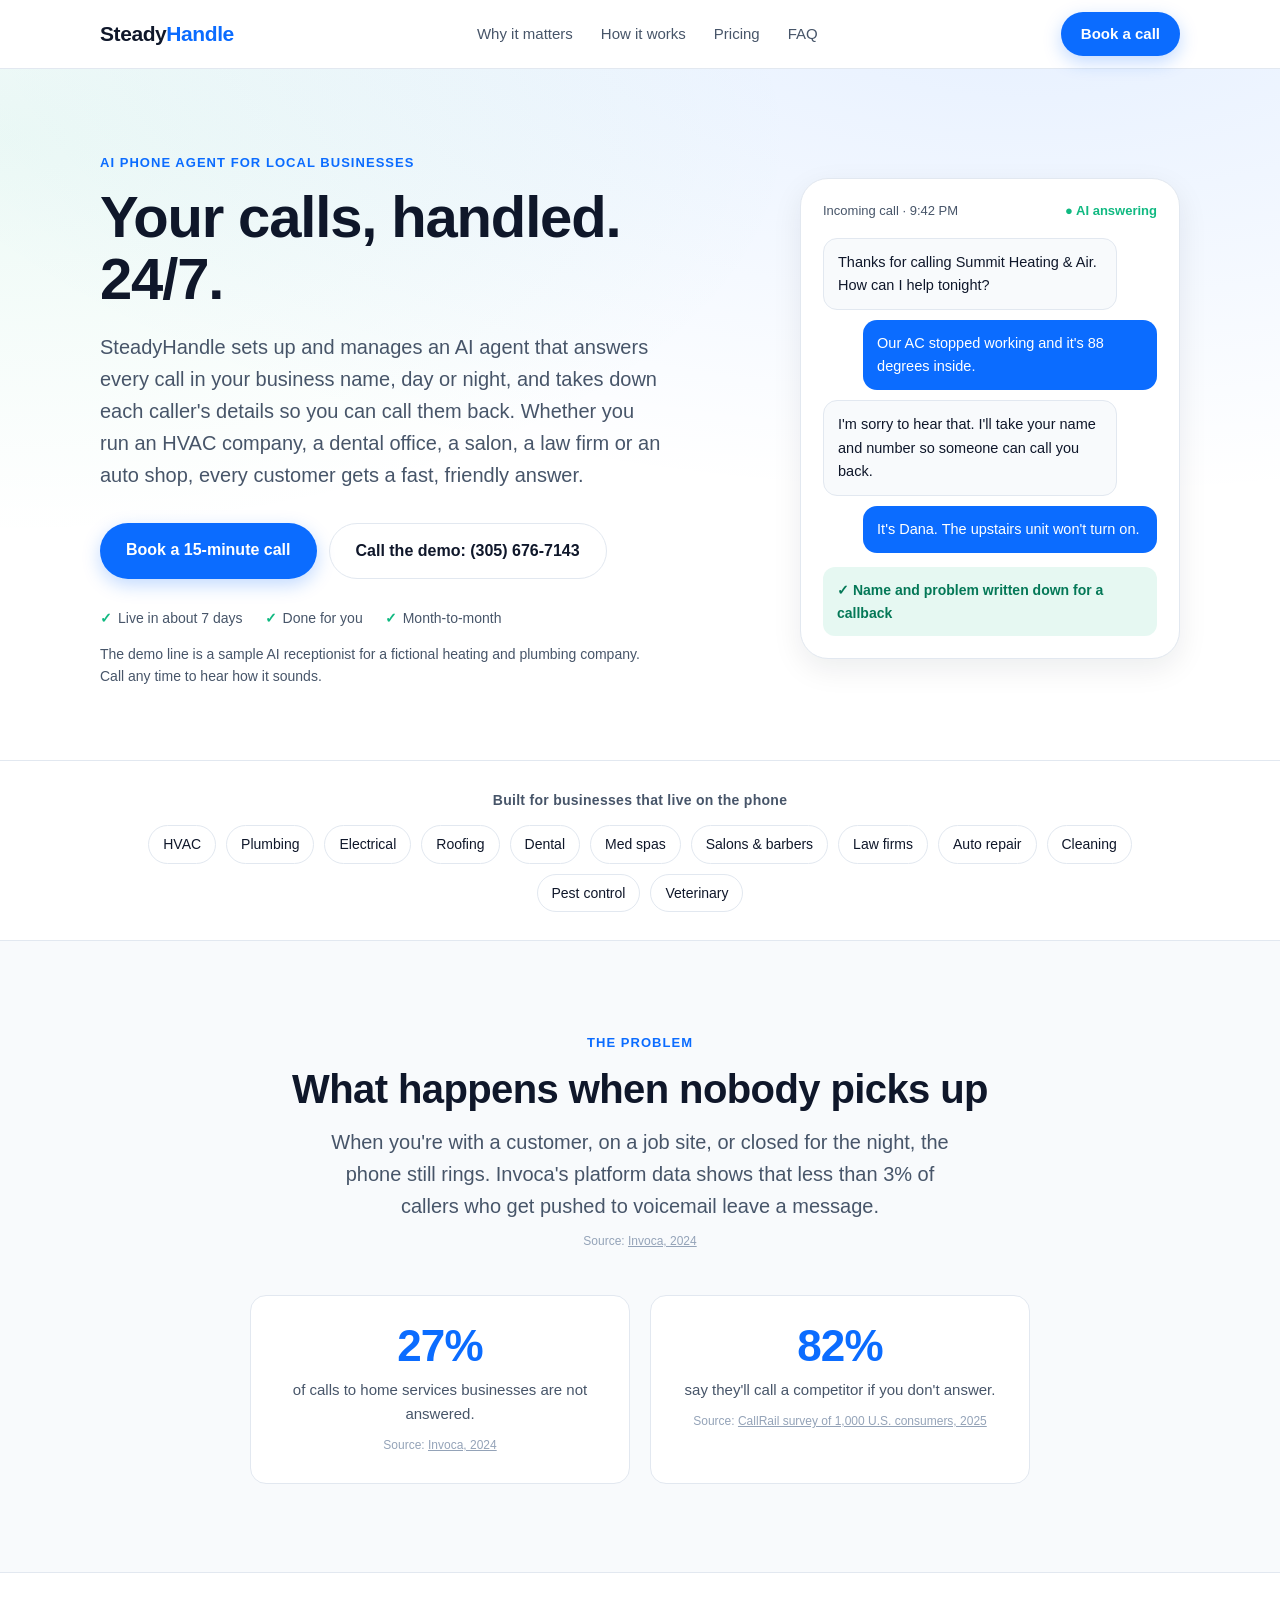
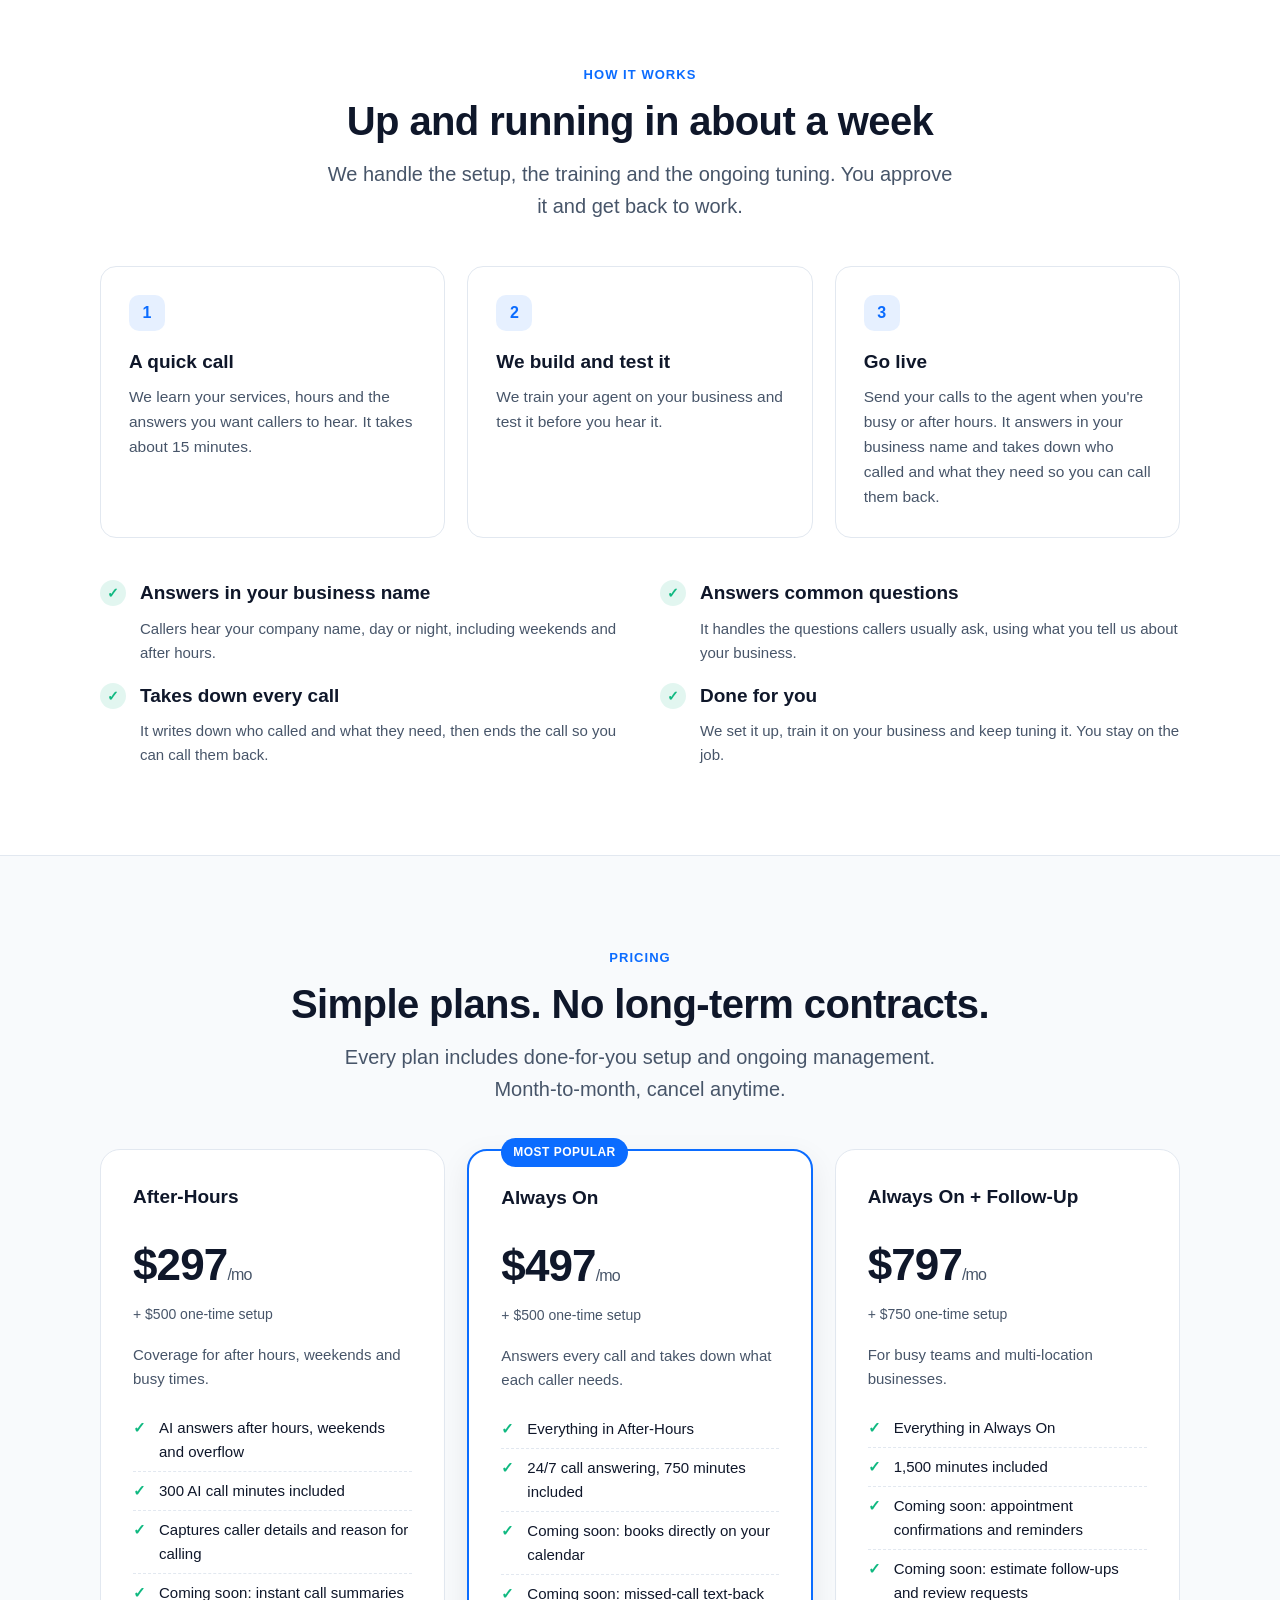
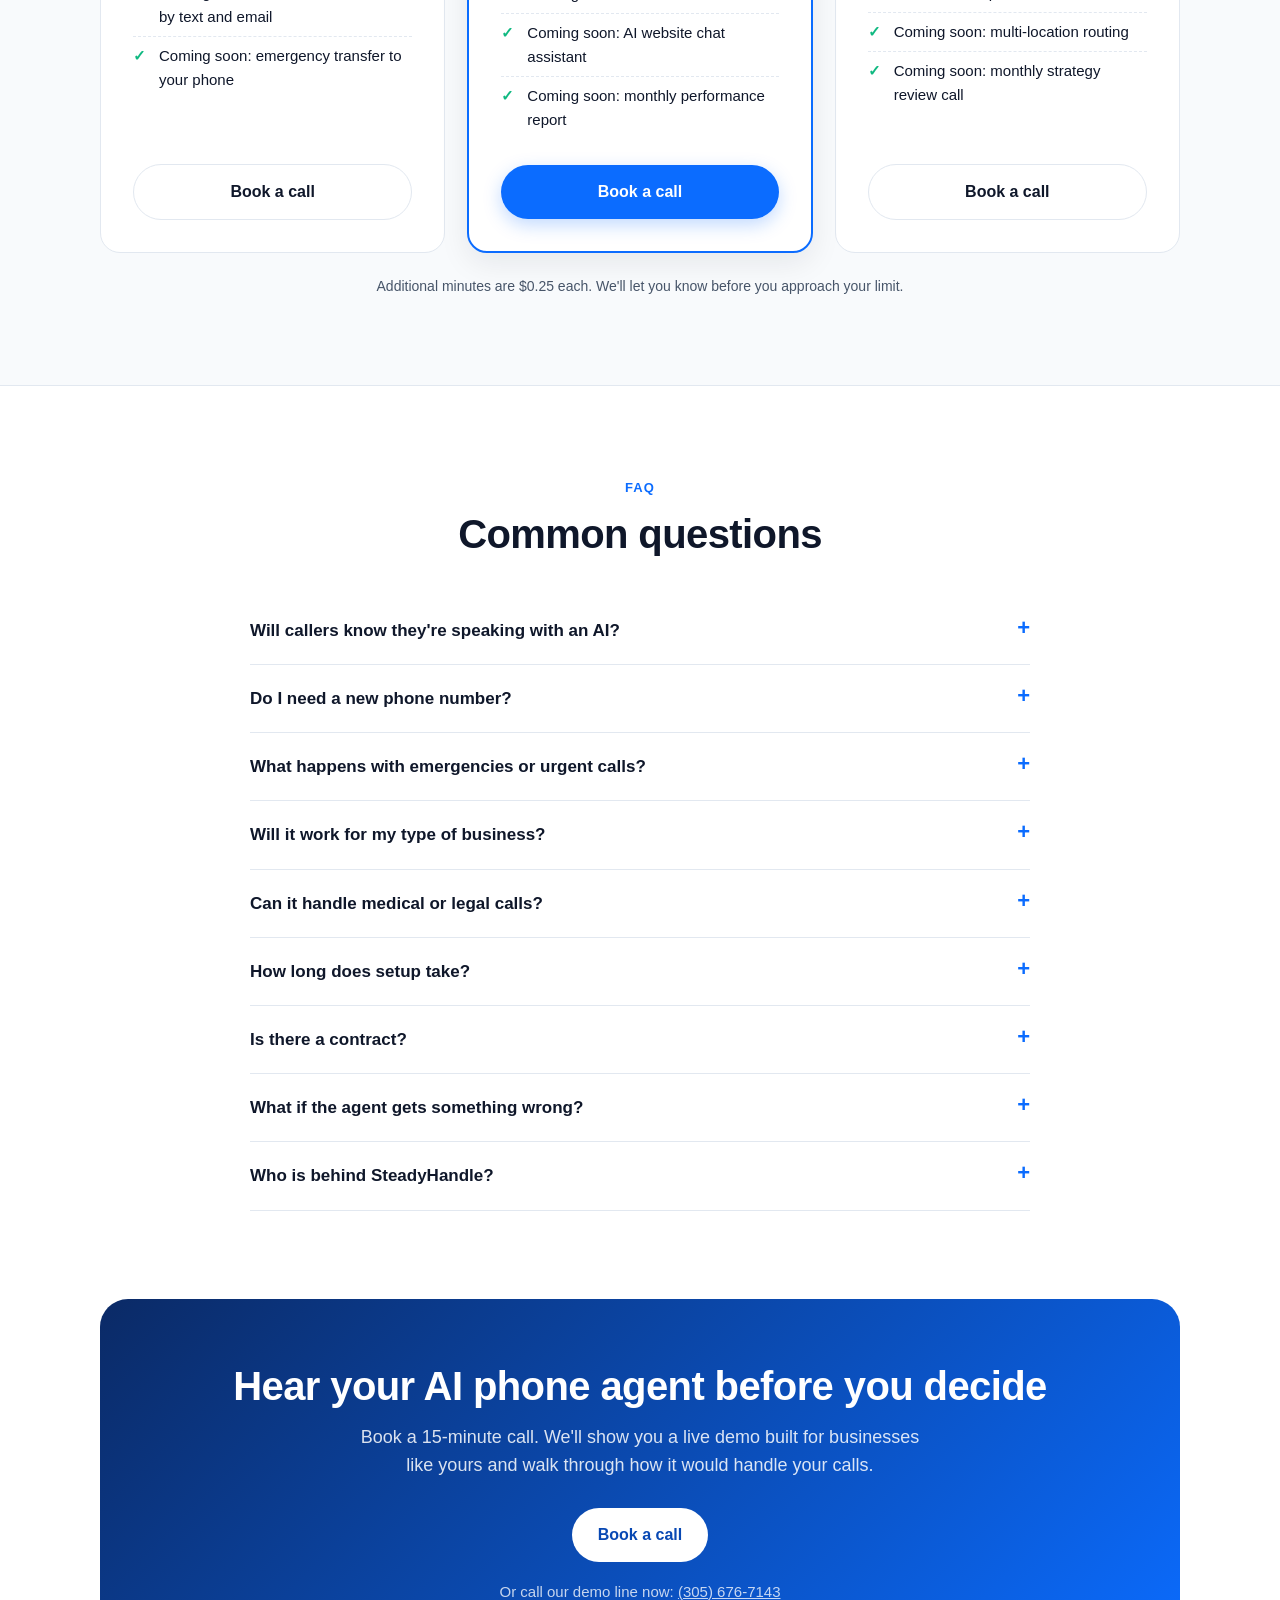
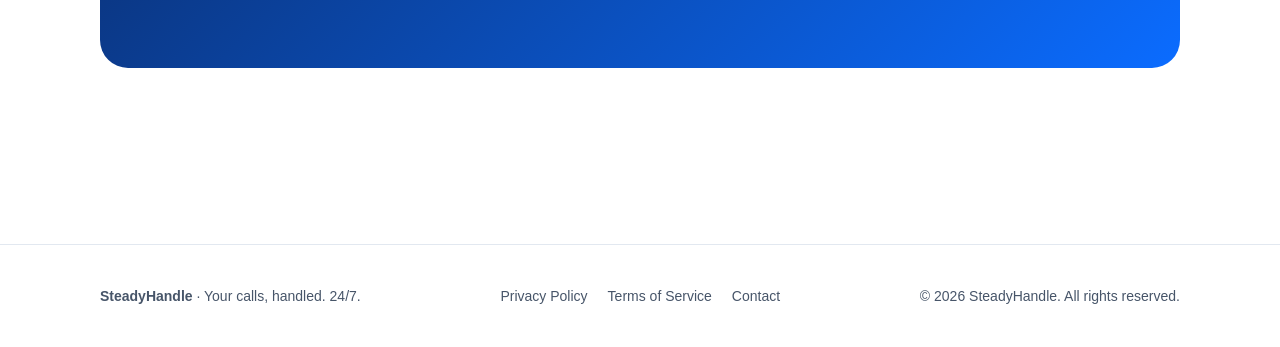
<file: index.html>
<!DOCTYPE html>
<html lang="en">
<head>
<meta charset="UTF-8">
<meta name="viewport" content="width=device-width, initial-scale=1.0">
<title>SteadyHandle | Your calls, handled. 24/7.</title>
<meta name="description" content="SteadyHandle sets up and manages an AI phone agent for local businesses. It answers every call in your business name, day or night, and takes down each caller's details so you can call them back. Hear the demo at (305) 676-7143.">
<link rel="canonical" href="https://steadyhandle.com/">
<link rel="icon" href="/favicon.svg" type="image/svg+xml">
<style>
  :root{
    --ink:#0f172a;--muted:#475569;--line:#e2e8f0;--bg:#ffffff;--soft:#f8fafc;
    --brand:#0b6cff;--brand-dark:#0848b3;--accent:#10b981;--radius:16px;
    --shadow:0 10px 30px rgba(15,23,42,.08);
  }
  *{box-sizing:border-box;margin:0;padding:0}
  html{scroll-behavior:smooth}
  body{font-family:-apple-system,BlinkMacSystemFont,"Segoe UI",Inter,Roboto,Helvetica,Arial,sans-serif;color:var(--ink);background:var(--bg);line-height:1.6;-webkit-font-smoothing:antialiased}
  a{color:inherit;text-decoration:none}
  .wrap{max-width:1120px;margin:0 auto;padding:0 20px}
  .btn{display:inline-block;background:var(--brand);color:#fff;font-weight:600;padding:14px 26px;border-radius:999px;transition:background .2s,transform .2s;box-shadow:0 6px 18px rgba(11,108,255,.25)}
  .btn:hover{background:var(--brand-dark);transform:translateY(-1px)}
  .btn.ghost{background:transparent;color:var(--ink);border:1px solid var(--line);box-shadow:none}
  .btn.ghost:hover{background:var(--soft)}
  section{padding:88px 0}
  .eyebrow{display:inline-block;font-size:13px;font-weight:700;letter-spacing:.08em;text-transform:uppercase;color:var(--brand);margin-bottom:12px}
  h1{font-size:clamp(34px,5.5vw,58px);line-height:1.08;letter-spacing:-.02em}
  h2{font-size:clamp(28px,4vw,40px);line-height:1.15;letter-spacing:-.015em;margin-bottom:14px}
  h3{font-size:19px;margin-bottom:8px}
  .lead{font-size:clamp(17px,2vw,20px);color:var(--muted);max-width:640px}
  .center{text-align:center}.center .lead{margin:0 auto}

  /* nav */
  header{position:sticky;top:0;z-index:50;background:rgba(255,255,255,.92);backdrop-filter:blur(10px);border-bottom:1px solid var(--line)}
  .nav{display:flex;align-items:center;justify-content:space-between;height:68px}
  .logo{font-weight:800;font-size:21px;letter-spacing:-.02em}
  .logo em{font-style:normal;color:var(--brand)}
  .nav ul{display:flex;gap:28px;list-style:none;font-size:15px;color:var(--muted)}
  .nav ul a:hover{color:var(--ink)}
  .nav .btn{padding:10px 20px;font-size:15px}
  @media(max-width:820px){.nav ul{display:none}}

  /* hero */
  .hero{padding:80px 0 72px;background:radial-gradient(1200px 500px at 80% -10%,rgba(11,108,255,.10),transparent),radial-gradient(800px 400px at 0% 10%,rgba(16,185,129,.08),transparent)}
  .hero-grid{display:grid;grid-template-columns:1.1fr .9fr;gap:56px;align-items:center}
  .hero p.lead{margin:20px 0 32px}
  .cta-row{display:flex;gap:12px;flex-wrap:wrap}
  .trust{margin-top:28px;display:flex;gap:22px;flex-wrap:wrap;font-size:14px;color:var(--muted)}
  .trust div::before{content:"✓";color:var(--accent);font-weight:700;margin-right:6px}
  .phone{background:#fff;border:1px solid var(--line);border-radius:28px;box-shadow:var(--shadow);padding:22px;max-width:380px;margin-left:auto}
  .phone .top{display:flex;justify-content:space-between;font-size:13px;color:var(--muted);margin-bottom:16px}
  .live{color:var(--accent);font-weight:600}
  .bubble{padding:12px 14px;border-radius:14px;font-size:14.5px;margin-bottom:10px;max-width:88%}
  .bubble.ai{background:var(--soft);border:1px solid var(--line)}
  .bubble.caller{background:var(--brand);color:#fff;margin-left:auto}
  .taken{margin-top:14px;padding:12px 14px;border-radius:12px;background:rgba(16,185,129,.1);color:#047857;font-size:14px;font-weight:600}
  @media(max-width:900px){.hero-grid{grid-template-columns:1fr}.phone{margin:0 auto}}

  .industries{padding:28px 0;border-top:1px solid var(--line)}
  .ind-title{text-align:center;font-size:14px;font-weight:600;color:var(--muted);margin-bottom:14px;letter-spacing:.02em}
  .chips{display:flex;flex-wrap:wrap;gap:10px;justify-content:center}
  .chips span{border:1px solid var(--line);border-radius:999px;padding:7px 14px;font-size:14px;color:var(--ink);background:#fff}
  /* problem */
  .problem{background:var(--soft);border-top:1px solid var(--line);border-bottom:1px solid var(--line)}
  .stats{display:grid;grid-template-columns:repeat(2,1fr);gap:20px;margin-top:44px;max-width:780px;margin-left:auto;margin-right:auto}
  .stat{background:#fff;border:1px solid var(--line);border-radius:var(--radius);padding:28px}
  .stat b{display:block;font-size:44px;line-height:1;color:var(--brand);margin-bottom:10px;letter-spacing:-.02em}
  .stat p{color:var(--muted);font-size:15px}
  .src{font-size:12px;color:#94a3b8;margin-top:10px;display:block}
  .src a{text-decoration:underline}
  @media(max-width:820px){.stats{grid-template-columns:1fr}}

  /* steps / features */
  .grid3{display:grid;grid-template-columns:repeat(3,1fr);gap:22px;margin-top:44px}
  .card{border:1px solid var(--line);border-radius:var(--radius);padding:28px;background:#fff}
  .num{width:36px;height:36px;border-radius:10px;background:rgba(11,108,255,.1);color:var(--brand);font-weight:800;display:flex;align-items:center;justify-content:center;margin-bottom:16px}
  .card p{color:var(--muted);font-size:15.5px}
  .features{display:grid;grid-template-columns:repeat(2,1fr);gap:16px 40px;margin-top:40px}
  .feat{display:flex;gap:14px}
  .feat i{flex:0 0 26px;height:26px;border-radius:50%;background:rgba(16,185,129,.12);color:var(--accent);font-style:normal;font-weight:800;display:flex;align-items:center;justify-content:center;font-size:14px;margin-top:2px}
  .feat p{color:var(--muted);font-size:15px}
  @media(max-width:820px){.grid3,.features{grid-template-columns:1fr}}

  /* pricing */
  .pricing{background:var(--soft);border-top:1px solid var(--line);border-bottom:1px solid var(--line)}
  .plans{display:grid;grid-template-columns:repeat(3,1fr);gap:22px;margin-top:44px;align-items:stretch}
  .plan{background:#fff;border:1px solid var(--line);border-radius:20px;padding:32px;display:flex;flex-direction:column}
  .plan.pop{border:2px solid var(--brand);box-shadow:var(--shadow);position:relative}
  .badge{position:absolute;top:-13px;left:32px;background:var(--brand);color:#fff;font-size:12px;font-weight:700;padding:5px 12px;border-radius:999px;letter-spacing:.04em}
  .plan .price{font-size:44px;font-weight:800;letter-spacing:-.02em;margin:10px 0 2px}
  .plan .price small{font-size:16px;font-weight:500;color:var(--muted)}
  .plan .setup{font-size:14px;color:var(--muted);margin-bottom:18px}
  .plan .desc{color:var(--muted);font-size:15px;margin-bottom:18px}
  .plan ul{list-style:none;margin-bottom:26px;flex:1}
  .plan li{padding:7px 0 7px 26px;position:relative;font-size:15px;border-bottom:1px dashed var(--line)}
  .plan li:last-child{border-bottom:0}
  .plan li::before{content:"✓";position:absolute;left:0;color:var(--accent);font-weight:800}
  .plan .btn{text-align:center}
  .note{text-align:center;color:var(--muted);font-size:14px;margin-top:22px}
  @media(max-width:900px){.plans{grid-template-columns:1fr}}

  /* faq */
  .faq{max-width:780px;margin:40px auto 0}
  details{border-bottom:1px solid var(--line);padding:20px 0}
  summary{cursor:pointer;font-weight:600;font-size:17px;list-style:none;display:flex;justify-content:space-between;gap:16px}
  summary::-webkit-details-marker{display:none}
  summary::after{content:"+";font-size:22px;color:var(--brand);line-height:1}
  details[open] summary::after{content:"–"}
  details p{color:var(--muted);margin-top:12px;font-size:15.5px}

  /* cta */
  .final{background:linear-gradient(135deg,#0b2a66,#0b6cff);color:#fff;border-radius:28px;padding:64px 32px;text-align:center}
  .final h2{color:#fff}
  .final p{color:rgba(255,255,255,.85);max-width:560px;margin:0 auto 28px;font-size:18px}
  .final .btn{background:#fff;color:var(--brand-dark);box-shadow:none}
  .final .btn:hover{background:#eef4ff}
  footer{padding:40px 0;color:var(--muted);font-size:14px;border-top:1px solid var(--line);margin-top:88px}
  .foot{display:flex;justify-content:space-between;gap:16px;flex-wrap:wrap;align-items:center}
  .foot-links{display:flex;gap:20px;flex-wrap:wrap}
  .foot-links a:hover{color:var(--ink)}
  .demo-note{margin-top:14px;font-size:14px;color:var(--muted);max-width:560px}
  .final .demo-line{margin:18px auto 0;font-size:15px;opacity:.9}
  .final .demo-line a{text-decoration:underline}
</style>
<!-- SteadyHandle website chat (Retell chat agent). Replace the two placeholders before publishing. -->
<script id="retell-widget" src="https://dashboard.retellai.com/retell-widget-v2.js" type="module"
  data-public-key="public_key_f803f120d1bdc43988c1f"
  data-agent-id="agent_7bd0e8b18823dff8000151a35c"
  data-title="Questions about SteadyHandle?"
  data-fab-text="Chat with us"
  data-bot-name="SteadyHandle AI assistant"
  data-popup-message="Hi! I'm SteadyHandle's AI assistant. Ask me about pricing, setup or the demo line."
  data-show-ai-popup-time="8"
  data-color="#0b6cff"></script>
</head>
<body>

<header>
  <div class="wrap nav">
    <a href="/" class="logo">Steady<em>Handle</em></a>
    <ul>
      <li><a href="#problem">Why it matters</a></li>
      <li><a href="#how">How it works</a></li>
      <li><a href="#pricing">Pricing</a></li>
      <li><a href="#faq">FAQ</a></li>
    </ul>
    <a href="https://cal.com/steadyhandle/intro" target="_blank" rel="noopener" class="btn">Book a call</a>
  </div>
</header>

<section class="hero">
  <div class="wrap hero-grid">
    <div>
      <span class="eyebrow">AI phone agent for local businesses</span>
      <h1>Your calls, handled. 24/7.</h1>
      <p class="lead">SteadyHandle sets up and manages an AI agent that answers every call in your business name, day or night, and takes down each caller's details so you can call them back. Whether you run an HVAC company, a dental office, a salon, a law firm or an auto shop, every customer gets a fast, friendly answer.</p>
      <div class="cta-row">
        <a href="https://cal.com/steadyhandle/intro" target="_blank" rel="noopener" class="btn">Book a 15-minute call</a>
        <a href="tel:+13056767143" class="btn ghost">Call the demo: (305) 676-7143</a>
      </div>
      <div class="trust">
        <div>Live in about 7 days</div>
        <div>Done for you</div>
        <div>Month-to-month</div>
      </div>
      <p class="demo-note">The demo line is a sample AI receptionist for a fictional heating and plumbing company. Call any time to hear how it sounds.</p>
    </div>
    <div class="phone" aria-label="Example call transcript">
      <div class="top"><span>Incoming call · 9:42 PM</span><span class="live">● AI answering</span></div>
      <div class="bubble ai">Thanks for calling Summit Heating &amp; Air. How can I help tonight?</div>
      <div class="bubble caller">Our AC stopped working and it's 88 degrees inside.</div>
      <div class="bubble ai">I'm sorry to hear that. I'll take your name and number so someone can call you back.</div>
      <div class="bubble caller">It's Dana. The upstairs unit won't turn on.</div>
      <div class="taken">✓ Name and problem written down for a callback</div>
    </div>
  </div>
</section>


<section class="industries" aria-label="Industries we serve">
  <div class="wrap">
    <p class="ind-title">Built for businesses that live on the phone</p>
    <div class="chips">
      <span>HVAC</span><span>Plumbing</span><span>Electrical</span><span>Roofing</span><span>Dental</span><span>Med spas</span><span>Salons &amp; barbers</span><span>Law firms</span><span>Auto repair</span><span>Cleaning</span><span>Pest control</span><span>Veterinary</span>
    </div>
  </div>
</section>

<section class="problem" id="problem">
  <div class="wrap center">
    <span class="eyebrow">The problem</span>
    <h2>What happens when nobody picks up</h2>
    <p class="lead">When you're with a customer, on a job site, or closed for the night, the phone still rings. Invoca's platform data shows that less than 3% of callers who get pushed to voicemail leave a message.</p>
    <span class="src">Source: <a href="https://www.invoca.com/blog/how-much-missed-sales-calls-cost-home-services-businesses" target="_blank" rel="noopener">Invoca, 2024</a></span>
    <div class="stats">
      <div class="stat">
        <b>27%</b>
        <p>of calls to home services businesses are not answered.</p>
        <span class="src">Source: <a href="https://www.invoca.com/blog/how-much-missed-sales-calls-cost-home-services-businesses" target="_blank" rel="noopener">Invoca, 2024</a></span>
      </div>
      <div class="stat">
        <b>82%</b>
        <p>say they'll call a competitor if you don't answer.</p>
        <span class="src">Source: <a href="https://www.callrail.com/blog/missed-calls-cost-businesses-more-than-ever" target="_blank" rel="noopener">CallRail survey of 1,000 U.S. consumers, 2025</a></span>
      </div>
    </div>
  </div>
</section>

<section id="how">
  <div class="wrap">
    <div class="center">
      <span class="eyebrow">How it works</span>
      <h2>Up and running in about a week</h2>
      <p class="lead">We handle the setup, the training and the ongoing tuning. You approve it and get back to work.</p>
    </div>
    <div class="grid3">
      <div class="card"><div class="num">1</div><h3>A quick call</h3><p>We learn your services, hours and the answers you want callers to hear. It takes about 15 minutes.</p></div>
      <div class="card"><div class="num">2</div><h3>We build and test it</h3><p>We train your agent on your business and test it before you hear it.</p></div>
      <div class="card"><div class="num">3</div><h3>Go live</h3><p>Send your calls to the agent when you're busy or after hours. It answers in your business name and takes down who called and what they need so you can call them back.</p></div>
    </div>
    <div class="features">
      <div class="feat"><i>✓</i><div><h3>Answers in your business name</h3><p>Callers hear your company name, day or night, including weekends and after hours.</p></div></div>
      <div class="feat"><i>✓</i><div><h3>Answers common questions</h3><p>It handles the questions callers usually ask, using what you tell us about your business.</p></div></div>
      <div class="feat"><i>✓</i><div><h3>Takes down every call</h3><p>It writes down who called and what they need, then ends the call so you can call them back.</p></div></div>
      <div class="feat"><i>✓</i><div><h3>Done for you</h3><p>We set it up, train it on your business and keep tuning it. You stay on the job.</p></div></div>
    </div>
  </div>
</section>

<section class="pricing" id="pricing">
  <div class="wrap">
    <div class="center">
      <span class="eyebrow">Pricing</span>
      <h2>Simple plans. No long-term contracts.</h2>
      <p class="lead">Every plan includes done-for-you setup and ongoing management. Month-to-month, cancel anytime.</p>
    </div>
    <div class="plans">
      <div class="plan">
        <h3>After-Hours</h3>
        <div class="price">$297<small>/mo</small></div>
        <div class="setup">+ $500 one-time setup</div>
        <p class="desc">Coverage for after hours, weekends and busy times.</p>
        <ul>
          <li>AI answers after hours, weekends and overflow</li>
          <li>300 AI call minutes included</li>
          <li>Captures caller details and reason for calling</li>
          <li>Coming soon: instant call summaries by text and email</li>
          <li>Coming soon: emergency transfer to your phone</li>
        </ul>
        <a href="https://cal.com/steadyhandle/intro" target="_blank" rel="noopener" class="btn ghost">Book a call</a>
      </div>
      <div class="plan pop">
        <span class="badge">MOST POPULAR</span>
        <h3>Always On</h3>
        <div class="price">$497<small>/mo</small></div>
        <div class="setup">+ $500 one-time setup</div>
        <p class="desc">Answers every call and takes down what each caller needs.</p>
        <ul>
          <li>Everything in After-Hours</li>
          <li>24/7 call answering, 750 minutes included</li>
          <li>Coming soon: books directly on your calendar</li>
          <li>Coming soon: missed-call text-back</li>
          <li>Coming soon: AI website chat assistant</li>
          <li>Coming soon: monthly performance report</li>
        </ul>
        <a href="https://cal.com/steadyhandle/intro" target="_blank" rel="noopener" class="btn">Book a call</a>
      </div>
      <div class="plan">
        <h3>Always On + Follow-Up</h3>
        <div class="price">$797<small>/mo</small></div>
        <div class="setup">+ $750 one-time setup</div>
        <p class="desc">For busy teams and multi-location businesses.</p>
        <ul>
          <li>Everything in Always On</li>
          <li>1,500 minutes included</li>
          <li>Coming soon: appointment confirmations and reminders</li>
          <li>Coming soon: estimate follow-ups and review requests</li>
          <li>Coming soon: multi-location routing</li>
          <li>Coming soon: monthly strategy review call</li>
        </ul>
        <a href="https://cal.com/steadyhandle/intro" target="_blank" rel="noopener" class="btn ghost">Book a call</a>
      </div>
    </div>
    <p class="note">Additional minutes are $0.25 each. We'll let you know before you approach your limit.</p>
  </div>
</section>

<section id="faq">
  <div class="wrap">
    <div class="center">
      <span class="eyebrow">FAQ</span>
      <h2>Common questions</h2>
    </div>
    <div class="faq">
      <details><summary>Will callers know they're speaking with an AI?</summary><p>Yes. Your agent introduces itself as an AI assistant for your business. Callers get a fast, friendly answer instead of voicemail, and the agent takes down their details so you can call them back.</p></details>
      <details><summary>Do I need a new phone number?</summary><p>No. Keep your existing number and send calls to your agent when you can't answer or after hours.</p></details>
      <details><summary>What happens with emergencies or urgent calls?</summary><p>The agent takes down who called and what they need, then ends the call, including when the caller says it is urgent. It cannot contact emergency services. Anyone with a medical, fire, safety or other emergency should hang up and call 911.</p></details>
      <details><summary>Will it work for my type of business?</summary><p>If customers call you to ask questions or request service, yes. The agent answers in your business name and takes down who called and what they need so you can call them back. We tailor it to your industry, whether that's a service visit, a cleaning, a consultation or a haircut.</p></details>
      <details><summary>Can it handle medical or legal calls?</summary><p>The agent can answer general questions and take down who called and what they need. It does not give medical or legal advice. Practices that need HIPAA-compliant handling should mention it on our call so we can set things up correctly.</p></details>
      <details><summary>How long does setup take?</summary><p>Most businesses are live in about 7 days.</p></details>
      <details><summary>Is there a contract?</summary><p>No. All plans are month-to-month. You can cancel at any time.</p></details>
      <details><summary>What if the agent gets something wrong?</summary><p>We review conversations every week and keep improving your agent's answers. You can also flag any call and we'll update it quickly.</p></details>
      <details><summary>Who is behind SteadyHandle?</summary><p>SteadyHandle was founded by Tariq Jamal, who also runs Get On Maps, a service that helps local businesses grow their presence on Google Maps.</p></details>
    </div>
  </div>
</section>

<section id="book" style="padding-top:0">
  <div class="wrap">
    <div class="final">
      <h2>Hear your AI phone agent before you decide</h2>
      <p>Book a 15-minute call. We'll show you a live demo built for businesses like yours and walk through how it would handle your calls.</p>
      <a href="https://cal.com/steadyhandle/intro" target="_blank" rel="noopener" class="btn">Book a call</a>
      <p class="demo-line">Or call our demo line now: <a href="tel:+13056767143">(305) 676-7143</a></p>
    </div>
  </div>
</section>

<footer>
  <div class="wrap foot">
    <div><strong>SteadyHandle</strong> · Your calls, handled. 24/7.</div>
    <div class="foot-links">
      <a href="/privacy/">Privacy Policy</a>
      <a href="/terms/">Terms of Service</a>
      <a href="mailto:tariq.steadyhandle@mail.grokbot.com">Contact</a>
    </div>
    <div>© <span id="y">2026</span> SteadyHandle. All rights reserved.</div>
  </div>
</footer>
<script>document.getElementById('y').textContent=new Date().getFullYear();</script>
</body>
</html>
</file>
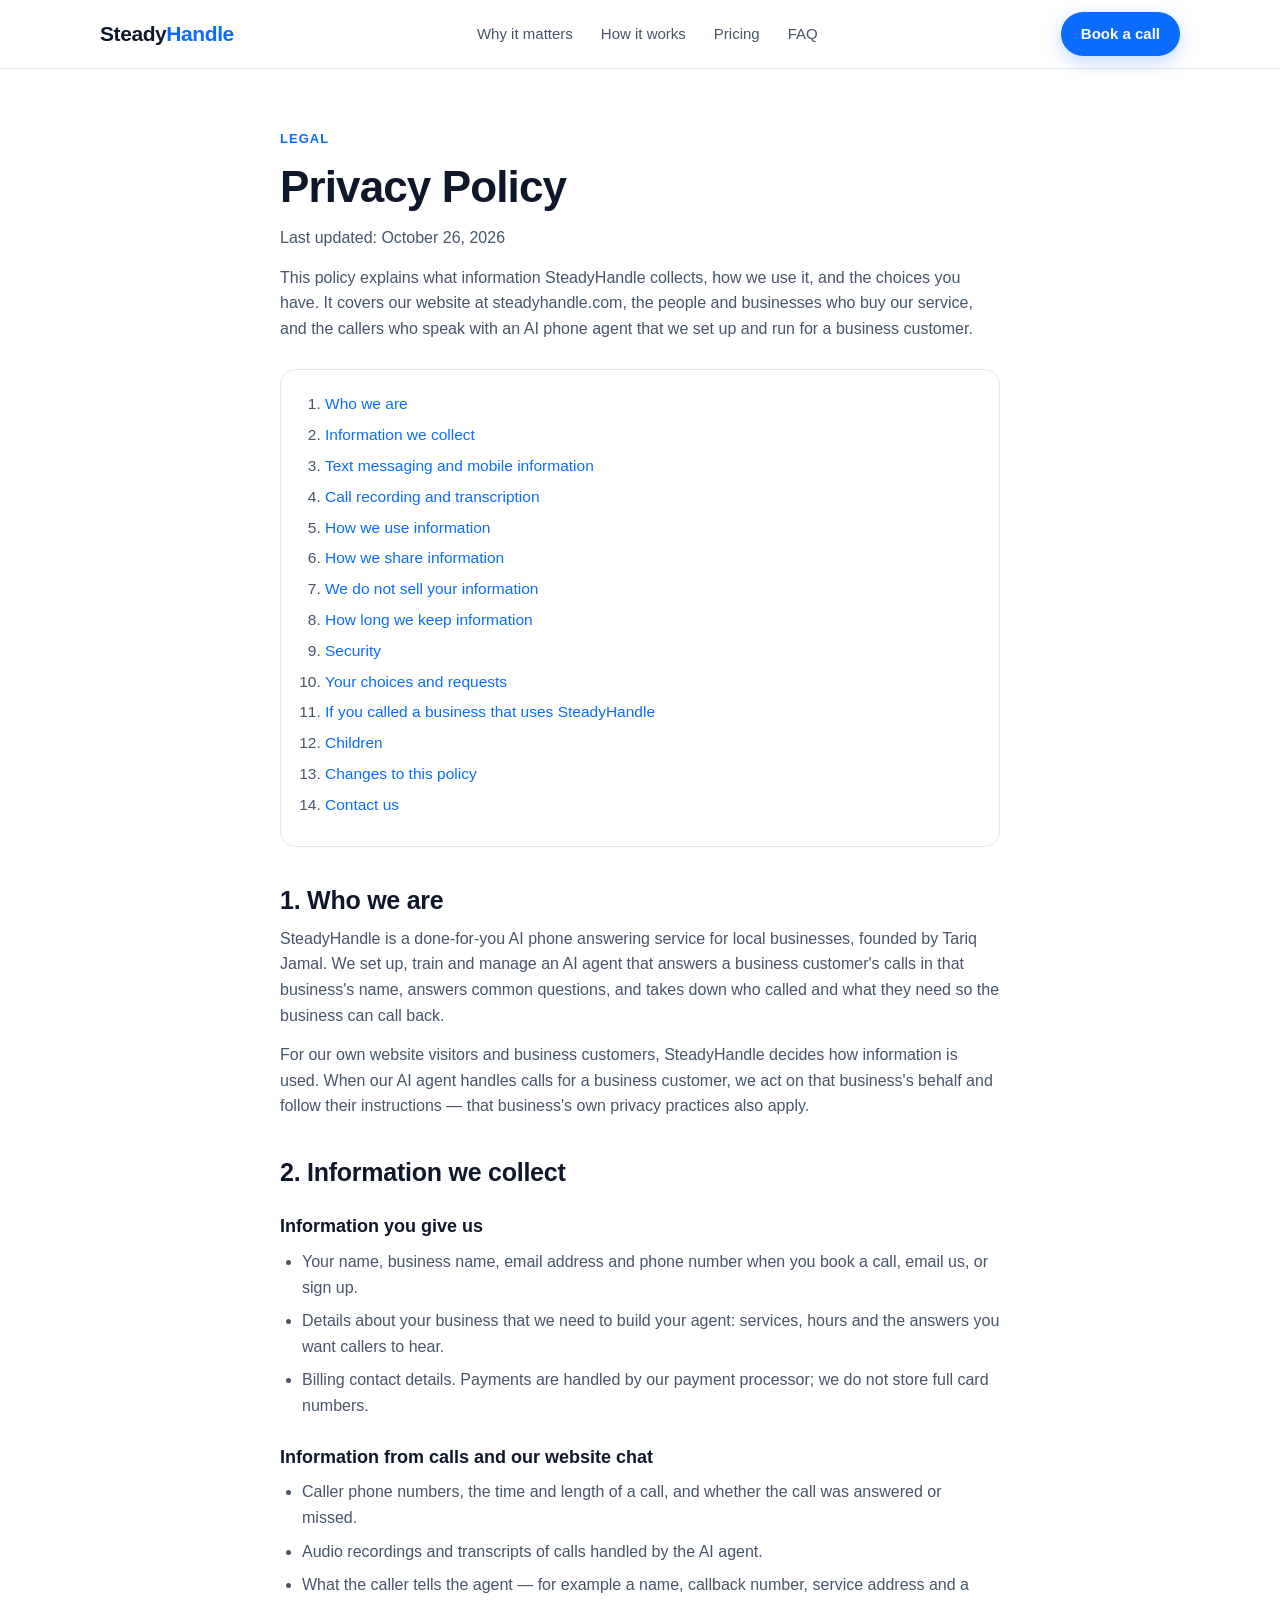
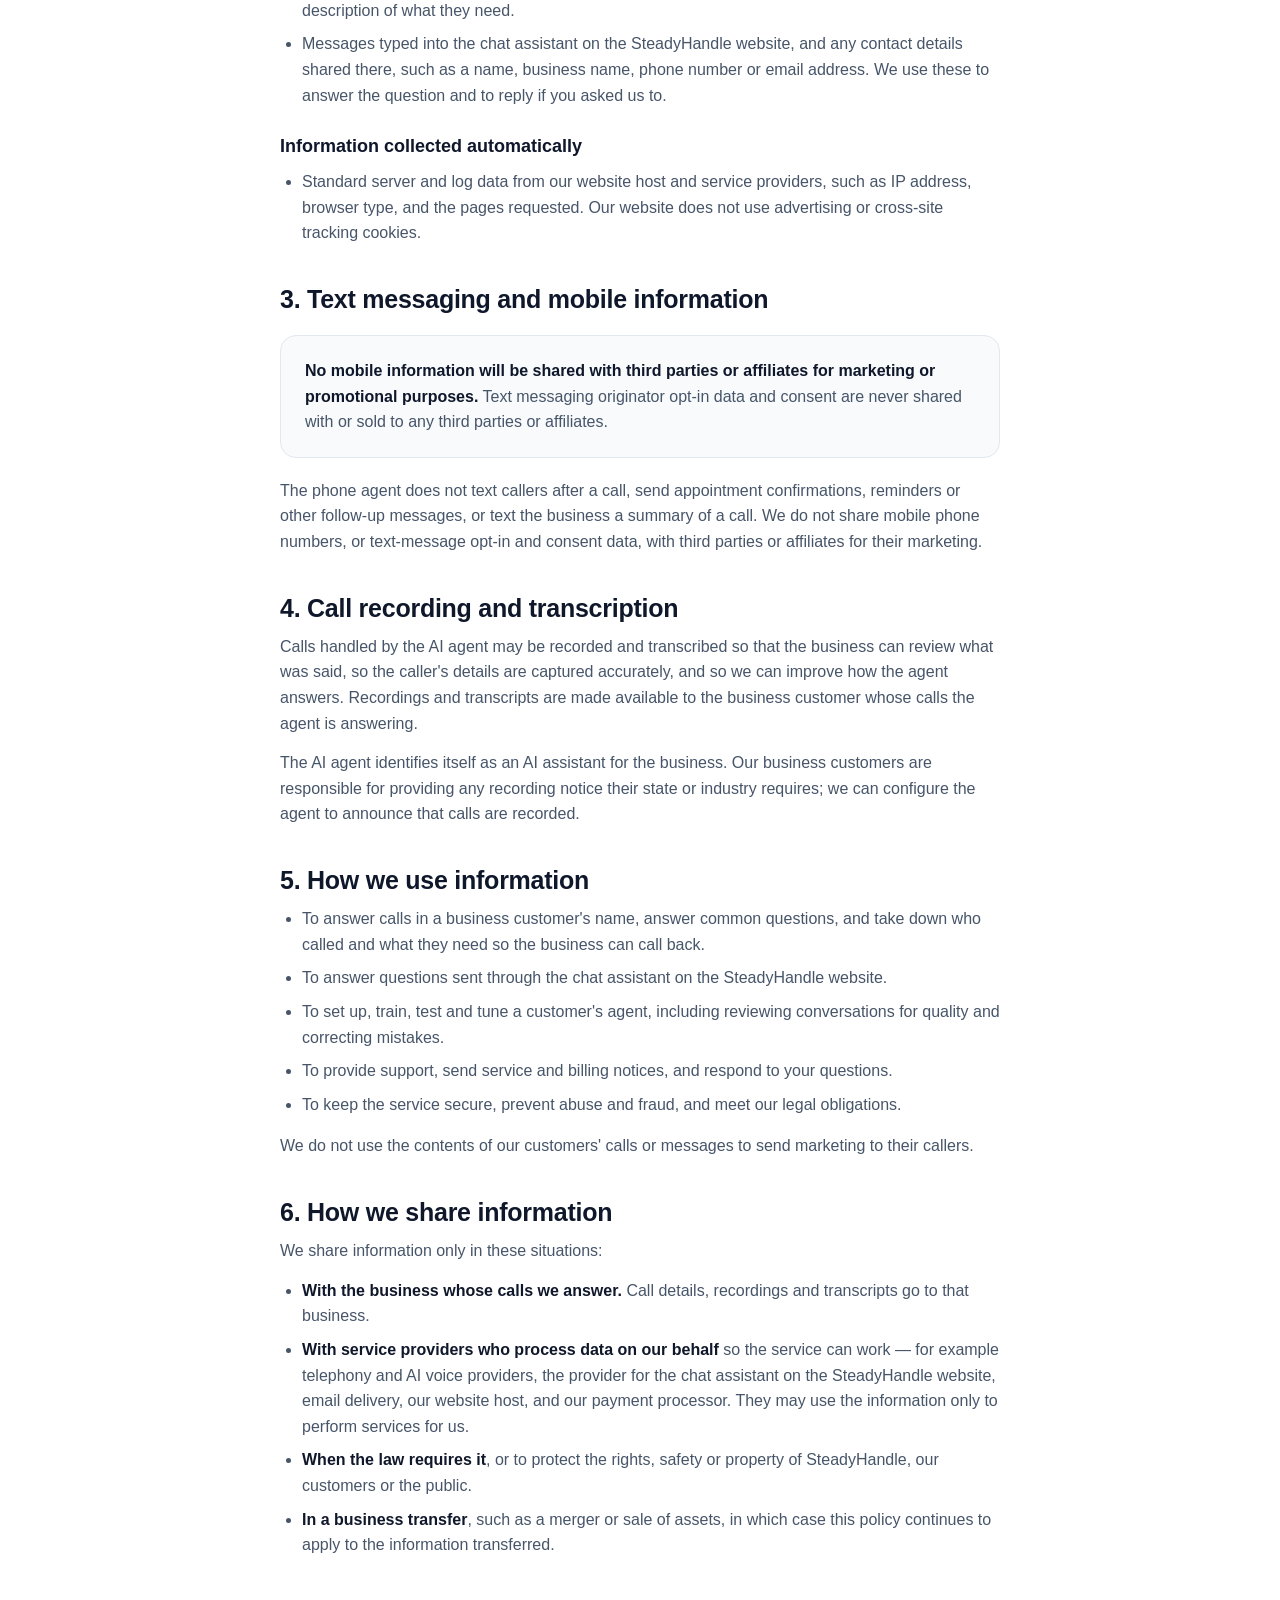
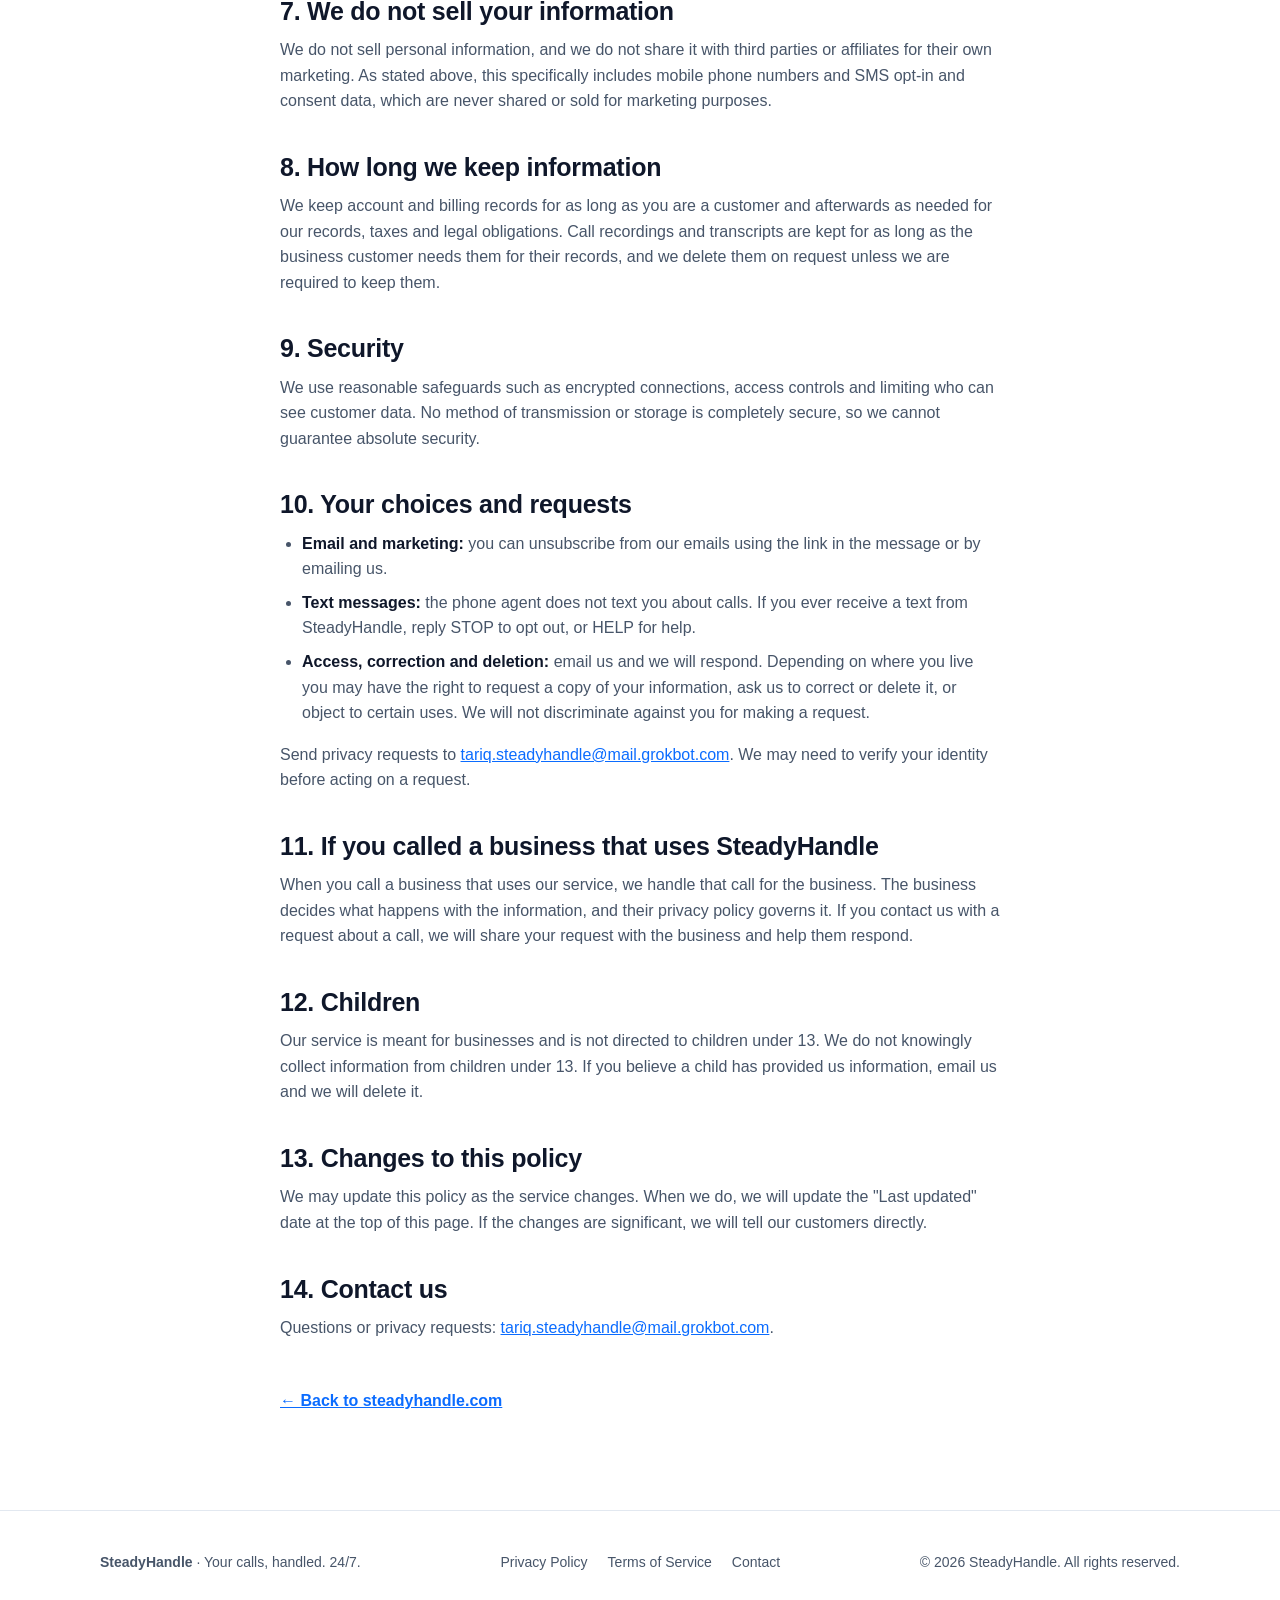
<file: privacy/index.html>
<!DOCTYPE html>
<html lang="en">
<head>
<meta charset="UTF-8">
<meta name="viewport" content="width=device-width, initial-scale=1.0">
<title>Privacy Policy | SteadyHandle</title>
<meta name="description" content="How SteadyHandle collects, uses and protects information from our website visitors, business customers, and the callers our AI phone agent talks to.">
<link rel="canonical" href="https://steadyhandle.com/privacy/">
<link rel="icon" href="/favicon.svg" type="image/svg+xml">
<link rel="stylesheet" href="/assets/legal.css">
</head>
<body>

<header>
  <div class="wrap nav">
    <a href="/" class="logo">Steady<em>Handle</em></a>
    <ul>
      <li><a href="/#problem">Why it matters</a></li>
      <li><a href="/#how">How it works</a></li>
      <li><a href="/#pricing">Pricing</a></li>
      <li><a href="/#faq">FAQ</a></li>
    </ul>
    <a href="https://cal.com/steadyhandle/intro" target="_blank" rel="noopener" class="btn">Book a call</a>
  </div>
</header>

<main class="wrap doc">
  <span class="eyebrow">Legal</span>
  <h1>Privacy Policy</h1>
  <p class="updated">Last updated: October 26, 2026</p>

  <p>This policy explains what information SteadyHandle collects, how we use it, and the choices you have. It covers our website at steadyhandle.com, the people and businesses who buy our service, and the callers who speak with an AI phone agent that we set up and run for a business customer.</p>

  <div class="toc">
    <ol>
      <li><a href="#who">Who we are</a></li>
      <li><a href="#collect">Information we collect</a></li>
      <li><a href="#sms">Text messaging and mobile information</a></li>
      <li><a href="#calls">Call recording and transcription</a></li>
      <li><a href="#use">How we use information</a></li>
      <li><a href="#share">How we share information</a></li>
      <li><a href="#sell">We do not sell your information</a></li>
      <li><a href="#retention">How long we keep information</a></li>
      <li><a href="#security">Security</a></li>
      <li><a href="#choices">Your choices and requests</a></li>
      <li><a href="#customers">If you called a business that uses SteadyHandle</a></li>
      <li><a href="#children">Children</a></li>
      <li><a href="#changes">Changes to this policy</a></li>
      <li><a href="#contact">Contact us</a></li>
    </ol>
  </div>

  <h2 id="who">1. Who we are</h2>
  <p>SteadyHandle is a done-for-you AI phone answering service for local businesses, founded by Tariq Jamal. We set up, train and manage an AI agent that answers a business customer's calls in that business's name, answers common questions, and takes down who called and what they need so the business can call back.</p>
  <p>For our own website visitors and business customers, SteadyHandle decides how information is used. When our AI agent handles calls for a business customer, we act on that business's behalf and follow their instructions — that business's own privacy practices also apply.</p>

  <h2 id="collect">2. Information we collect</h2>
  <h3>Information you give us</h3>
  <ul>
    <li>Your name, business name, email address and phone number when you book a call, email us, or sign up.</li>
    <li>Details about your business that we need to build your agent: services, hours and the answers you want callers to hear.</li>
    <li>Billing contact details. Payments are handled by our payment processor; we do not store full card numbers.</li>
  </ul>
  <h3>Information from calls and our website chat</h3>
  <ul>
    <li>Caller phone numbers, the time and length of a call, and whether the call was answered or missed.</li>
    <li>Audio recordings and transcripts of calls handled by the AI agent.</li>
    <li>What the caller tells the agent — for example a name, callback number, service address and a description of what they need.</li>
    <li>Messages typed into the chat assistant on the SteadyHandle website, and any contact details shared there, such as a name, business name, phone number or email address. We use these to answer the question and to reply if you asked us to.</li>
  </ul>
  <h3>Information collected automatically</h3>
  <ul>
    <li>Standard server and log data from our website host and service providers, such as IP address, browser type, and the pages requested. Our website does not use advertising or cross-site tracking cookies.</li>
  </ul>

  <h2 id="sms">3. Text messaging and mobile information</h2>
  <div class="callout">
    <p><strong>No mobile information will be shared with third parties or affiliates for marketing or promotional purposes.</strong> Text messaging originator opt-in data and consent are never shared with or sold to any third parties or affiliates.</p>
  </div>
  <p>The phone agent does not text callers after a call, send appointment confirmations, reminders or other follow-up messages, or text the business a summary of a call. We do not share mobile phone numbers, or text-message opt-in and consent data, with third parties or affiliates for their marketing.</p>

  <h2 id="calls">4. Call recording and transcription</h2>
  <p>Calls handled by the AI agent may be recorded and transcribed so that the business can review what was said, so the caller's details are captured accurately, and so we can improve how the agent answers. Recordings and transcripts are made available to the business customer whose calls the agent is answering.</p>
  <p>The AI agent identifies itself as an AI assistant for the business. Our business customers are responsible for providing any recording notice their state or industry requires; we can configure the agent to announce that calls are recorded.</p>

  <h2 id="use">5. How we use information</h2>
  <ul>
    <li>To answer calls in a business customer's name, answer common questions, and take down who called and what they need so the business can call back.</li>
    <li>To answer questions sent through the chat assistant on the SteadyHandle website.</li>
    <li>To set up, train, test and tune a customer's agent, including reviewing conversations for quality and correcting mistakes.</li>
    <li>To provide support, send service and billing notices, and respond to your questions.</li>
    <li>To keep the service secure, prevent abuse and fraud, and meet our legal obligations.</li>
  </ul>
  <p>We do not use the contents of our customers' calls or messages to send marketing to their callers.</p>

  <h2 id="share">6. How we share information</h2>
  <p>We share information only in these situations:</p>
  <ul>
    <li><strong>With the business whose calls we answer.</strong> Call details, recordings and transcripts go to that business.</li>
    <li><strong>With service providers who process data on our behalf</strong> so the service can work — for example telephony and AI voice providers, the provider for the chat assistant on the SteadyHandle website, email delivery, our website host, and our payment processor. They may use the information only to perform services for us.</li>
    <li><strong>When the law requires it</strong>, or to protect the rights, safety or property of SteadyHandle, our customers or the public.</li>
    <li><strong>In a business transfer</strong>, such as a merger or sale of assets, in which case this policy continues to apply to the information transferred.</li>
  </ul>

  <h2 id="sell">7. We do not sell your information</h2>
  <p>We do not sell personal information, and we do not share it with third parties or affiliates for their own marketing. As stated above, this specifically includes mobile phone numbers and SMS opt-in and consent data, which are never shared or sold for marketing purposes.</p>

  <h2 id="retention">8. How long we keep information</h2>
  <p>We keep account and billing records for as long as you are a customer and afterwards as needed for our records, taxes and legal obligations. Call recordings and transcripts are kept for as long as the business customer needs them for their records, and we delete them on request unless we are required to keep them.</p>

  <h2 id="security">9. Security</h2>
  <p>We use reasonable safeguards such as encrypted connections, access controls and limiting who can see customer data. No method of transmission or storage is completely secure, so we cannot guarantee absolute security.</p>

  <h2 id="choices">10. Your choices and requests</h2>
  <ul>
    <li><strong>Email and marketing:</strong> you can unsubscribe from our emails using the link in the message or by emailing us.</li>
    <li><strong>Text messages:</strong> the phone agent does not text you about calls. If you ever receive a text from SteadyHandle, reply STOP to opt out, or HELP for help.</li>
    <li><strong>Access, correction and deletion:</strong> email us and we will respond. Depending on where you live you may have the right to request a copy of your information, ask us to correct or delete it, or object to certain uses. We will not discriminate against you for making a request.</li>
  </ul>
  <p>Send privacy requests to <a href="mailto:tariq.steadyhandle@mail.grokbot.com">tariq.steadyhandle@mail.grokbot.com</a>. We may need to verify your identity before acting on a request.</p>

  <h2 id="customers">11. If you called a business that uses SteadyHandle</h2>
  <p>When you call a business that uses our service, we handle that call for the business. The business decides what happens with the information, and their privacy policy governs it. If you contact us with a request about a call, we will share your request with the business and help them respond.</p>

  <h2 id="children">12. Children</h2>
  <p>Our service is meant for businesses and is not directed to children under 13. We do not knowingly collect information from children under 13. If you believe a child has provided us information, email us and we will delete it.</p>

  <h2 id="changes">13. Changes to this policy</h2>
  <p>We may update this policy as the service changes. When we do, we will update the "Last updated" date at the top of this page. If the changes are significant, we will tell our customers directly.</p>

  <h2 id="contact">14. Contact us</h2>
  <p>Questions or privacy requests: <a href="mailto:tariq.steadyhandle@mail.grokbot.com">tariq.steadyhandle@mail.grokbot.com</a>.</p>

  <a class="back" href="/">← Back to steadyhandle.com</a>
</main>

<footer>
  <div class="wrap foot">
    <div><strong>SteadyHandle</strong> · Your calls, handled. 24/7.</div>
    <div class="foot-links">
      <a href="/privacy/">Privacy Policy</a>
      <a href="/terms/">Terms of Service</a>
      <a href="mailto:tariq.steadyhandle@mail.grokbot.com">Contact</a>
    </div>
    <div>© <span id="y">2026</span> SteadyHandle. All rights reserved.</div>
  </div>
</footer>
<script>document.getElementById('y').textContent=new Date().getFullYear();</script>
</body>
</html>
</file>
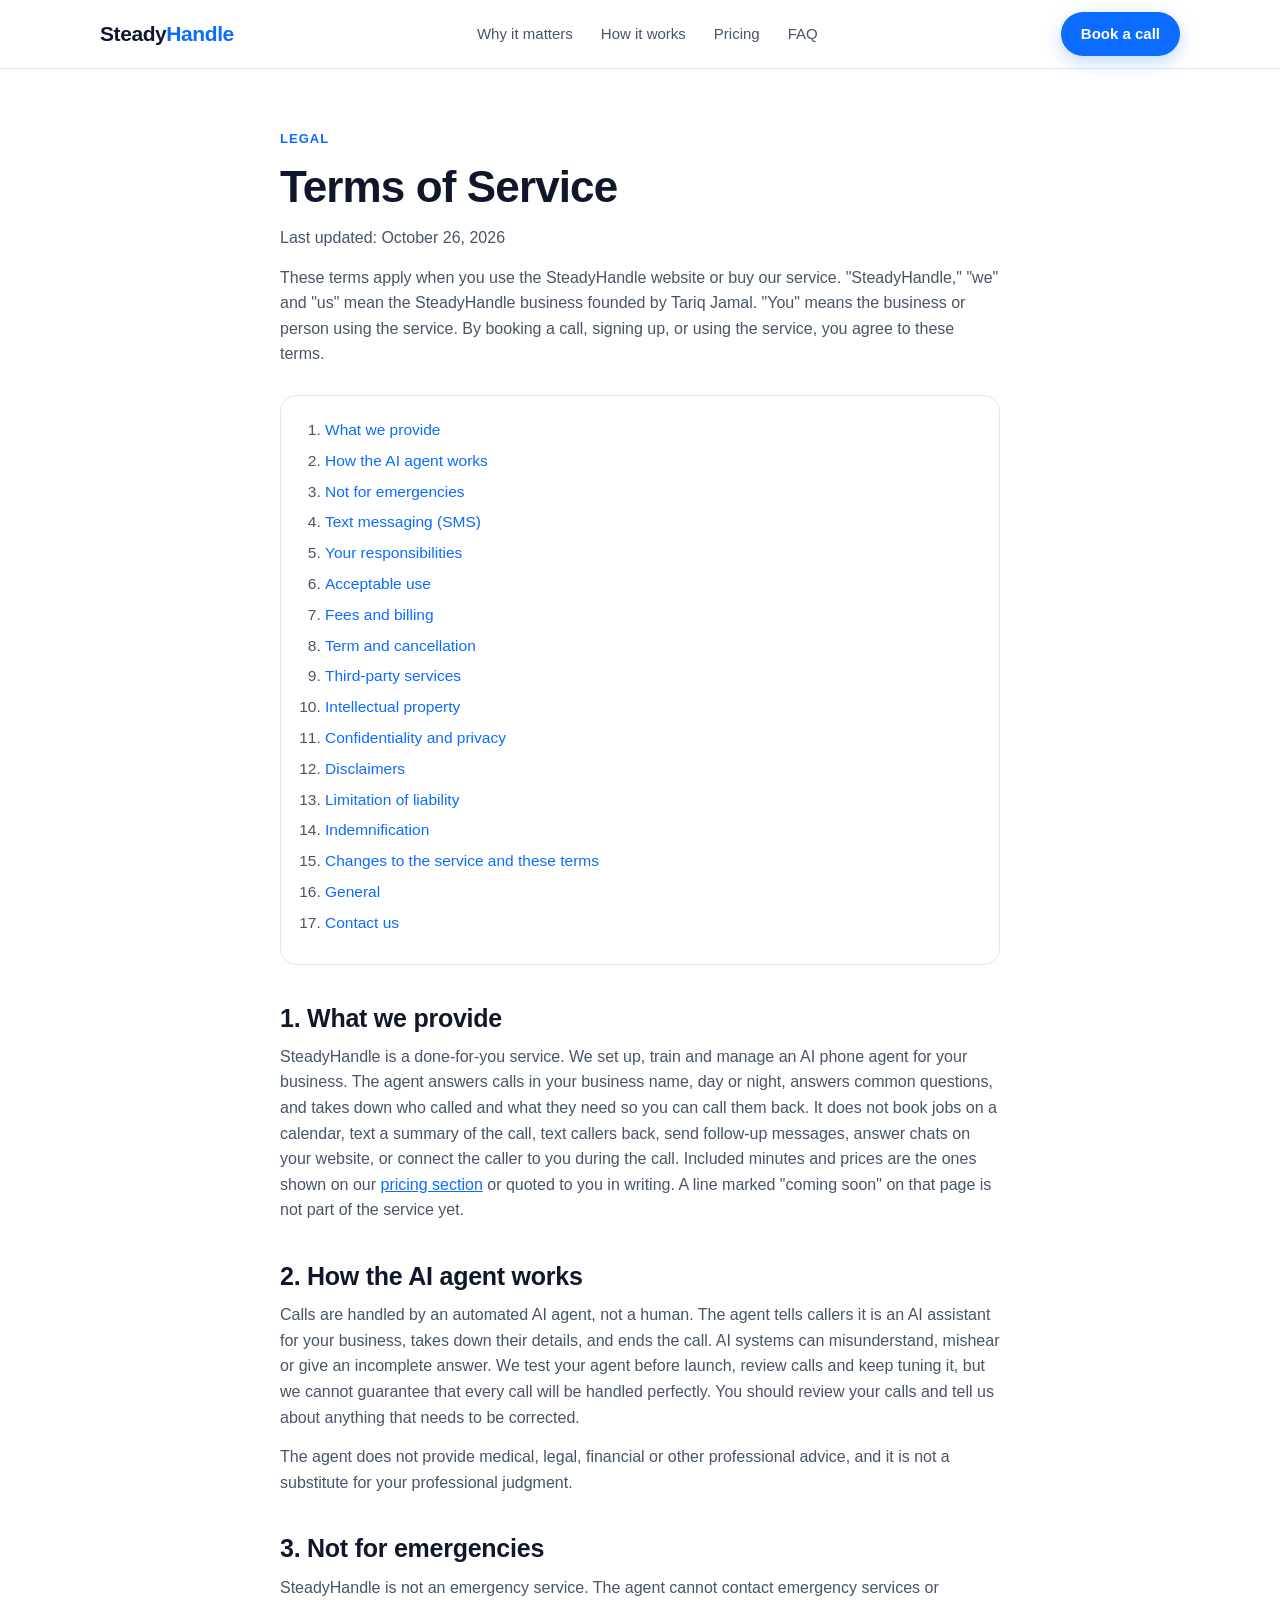
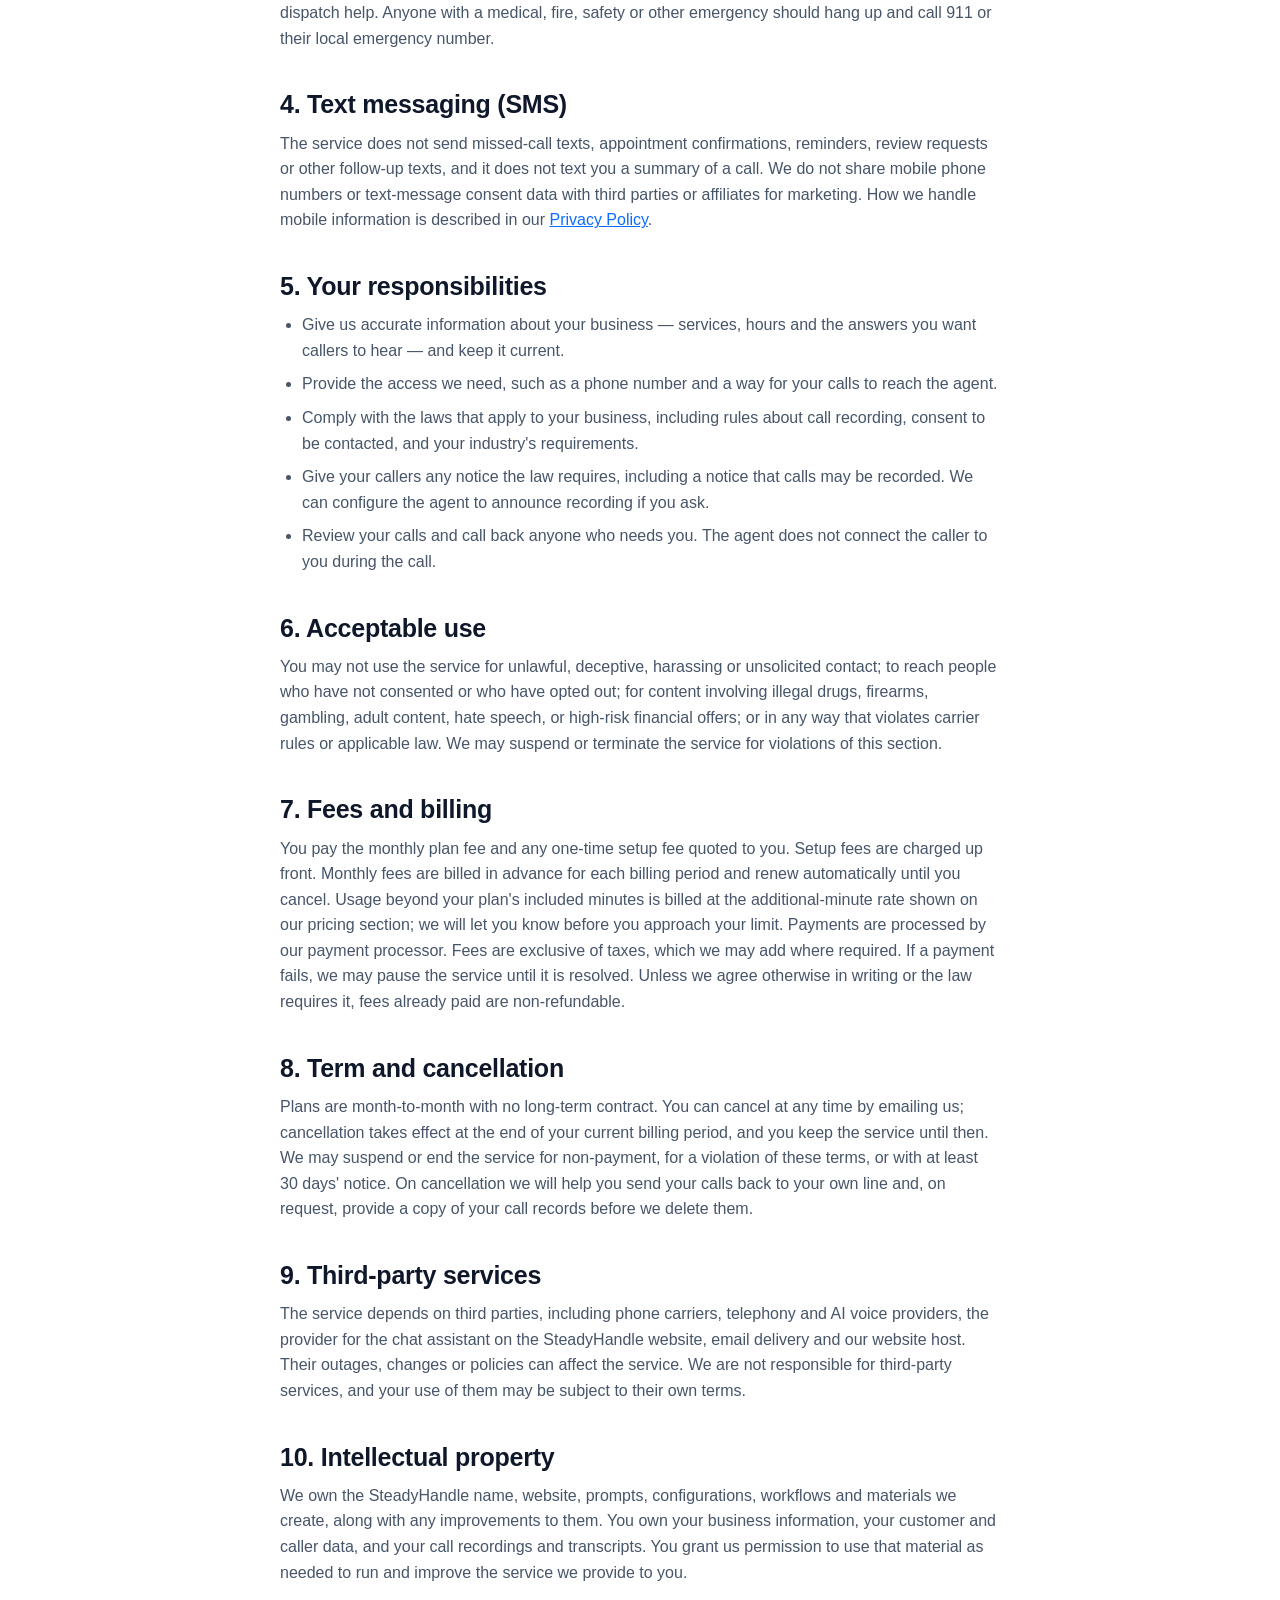
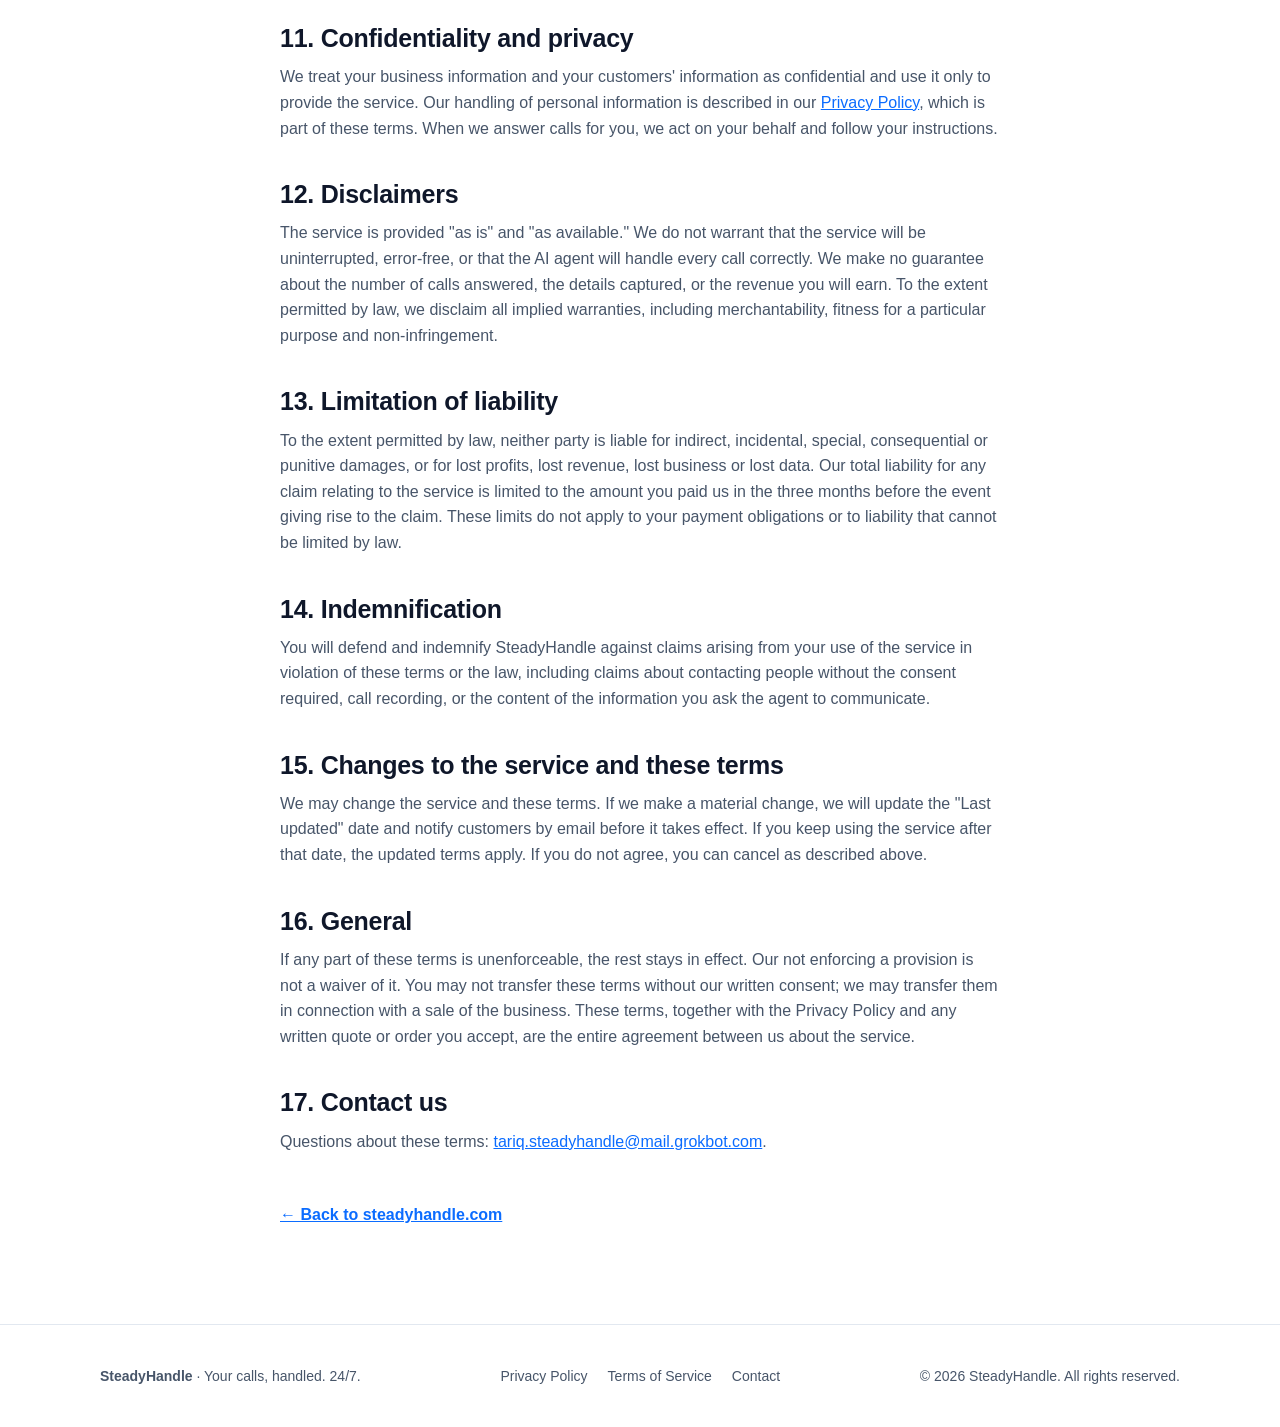
<file: terms/index.html>
<!DOCTYPE html>
<html lang="en">
<head>
<meta charset="UTF-8">
<meta name="viewport" content="width=device-width, initial-scale=1.0">
<title>Terms of Service | SteadyHandle</title>
<meta name="description" content="The terms that apply when you use SteadyHandle's done-for-you AI phone answering service for local businesses.">
<link rel="canonical" href="https://steadyhandle.com/terms/">
<link rel="icon" href="/favicon.svg" type="image/svg+xml">
<link rel="stylesheet" href="/assets/legal.css">
</head>
<body>

<header>
  <div class="wrap nav">
    <a href="/" class="logo">Steady<em>Handle</em></a>
    <ul>
      <li><a href="/#problem">Why it matters</a></li>
      <li><a href="/#how">How it works</a></li>
      <li><a href="/#pricing">Pricing</a></li>
      <li><a href="/#faq">FAQ</a></li>
    </ul>
    <a href="https://cal.com/steadyhandle/intro" target="_blank" rel="noopener" class="btn">Book a call</a>
  </div>
</header>

<main class="wrap doc">
  <span class="eyebrow">Legal</span>
  <h1>Terms of Service</h1>
  <p class="updated">Last updated: October 26, 2026</p>

  <p>These terms apply when you use the SteadyHandle website or buy our service. "SteadyHandle," "we" and "us" mean the SteadyHandle business founded by Tariq Jamal. "You" means the business or person using the service. By booking a call, signing up, or using the service, you agree to these terms.</p>

  <div class="toc">
    <ol>
      <li><a href="#service">What we provide</a></li>
      <li><a href="#ai">How the AI agent works</a></li>
      <li><a href="#emergency">Not for emergencies</a></li>
      <li><a href="#sms">Text messaging (SMS)</a></li>
      <li><a href="#your-responsibilities">Your responsibilities</a></li>
      <li><a href="#acceptable-use">Acceptable use</a></li>
      <li><a href="#fees">Fees and billing</a></li>
      <li><a href="#term">Term and cancellation</a></li>
      <li><a href="#third-party">Third-party services</a></li>
      <li><a href="#ip">Intellectual property</a></li>
      <li><a href="#confidentiality">Confidentiality and privacy</a></li>
      <li><a href="#disclaimers">Disclaimers</a></li>
      <li><a href="#liability">Limitation of liability</a></li>
      <li><a href="#indemnity">Indemnification</a></li>
      <li><a href="#changes">Changes to the service and these terms</a></li>
      <li><a href="#general">General</a></li>
      <li><a href="#contact">Contact us</a></li>
    </ol>
  </div>

  <h2 id="service">1. What we provide</h2>
  <p>SteadyHandle is a done-for-you service. We set up, train and manage an AI phone agent for your business. The agent answers calls in your business name, day or night, answers common questions, and takes down who called and what they need so you can call them back. It does not book jobs on a calendar, text a summary of the call, text callers back, send follow-up messages, answer chats on your website, or connect the caller to you during the call. Included minutes and prices are the ones shown on our <a href="/#pricing">pricing section</a> or quoted to you in writing. A line marked "coming soon" on that page is not part of the service yet.</p>

  <h2 id="ai">2. How the AI agent works</h2>
  <p>Calls are handled by an automated AI agent, not a human. The agent tells callers it is an AI assistant for your business, takes down their details, and ends the call. AI systems can misunderstand, mishear or give an incomplete answer. We test your agent before launch, review calls and keep tuning it, but we cannot guarantee that every call will be handled perfectly. You should review your calls and tell us about anything that needs to be corrected.</p>
  <p>The agent does not provide medical, legal, financial or other professional advice, and it is not a substitute for your professional judgment.</p>

  <h2 id="emergency">3. Not for emergencies</h2>
  <p>SteadyHandle is not an emergency service. The agent cannot contact emergency services or dispatch help. Anyone with a medical, fire, safety or other emergency should hang up and call 911 or their local emergency number.</p>

  <h2 id="sms">4. Text messaging (SMS)</h2>
  <p>The service does not send missed-call texts, appointment confirmations, reminders, review requests or other follow-up texts, and it does not text you a summary of a call. We do not share mobile phone numbers or text-message consent data with third parties or affiliates for marketing. How we handle mobile information is described in our <a href="/privacy/">Privacy Policy</a>.</p>

  <h2 id="your-responsibilities">5. Your responsibilities</h2>
  <ul>
    <li>Give us accurate information about your business — services, hours and the answers you want callers to hear — and keep it current.</li>
    <li>Provide the access we need, such as a phone number and a way for your calls to reach the agent.</li>
    <li>Comply with the laws that apply to your business, including rules about call recording, consent to be contacted, and your industry's requirements.</li>
    <li>Give your callers any notice the law requires, including a notice that calls may be recorded. We can configure the agent to announce recording if you ask.</li>
    <li>Review your calls and call back anyone who needs you. The agent does not connect the caller to you during the call.</li>
  </ul>

  <h2 id="acceptable-use">6. Acceptable use</h2>
  <p>You may not use the service for unlawful, deceptive, harassing or unsolicited contact; to reach people who have not consented or who have opted out; for content involving illegal drugs, firearms, gambling, adult content, hate speech, or high-risk financial offers; or in any way that violates carrier rules or applicable law. We may suspend or terminate the service for violations of this section.</p>

  <h2 id="fees">7. Fees and billing</h2>
  <p>You pay the monthly plan fee and any one-time setup fee quoted to you. Setup fees are charged up front. Monthly fees are billed in advance for each billing period and renew automatically until you cancel. Usage beyond your plan's included minutes is billed at the additional-minute rate shown on our pricing section; we will let you know before you approach your limit. Payments are processed by our payment processor. Fees are exclusive of taxes, which we may add where required. If a payment fails, we may pause the service until it is resolved. Unless we agree otherwise in writing or the law requires it, fees already paid are non-refundable.</p>

  <h2 id="term">8. Term and cancellation</h2>
  <p>Plans are month-to-month with no long-term contract. You can cancel at any time by emailing us; cancellation takes effect at the end of your current billing period, and you keep the service until then. We may suspend or end the service for non-payment, for a violation of these terms, or with at least 30 days' notice. On cancellation we will help you send your calls back to your own line and, on request, provide a copy of your call records before we delete them.</p>

  <h2 id="third-party">9. Third-party services</h2>
  <p>The service depends on third parties, including phone carriers, telephony and AI voice providers, the provider for the chat assistant on the SteadyHandle website, email delivery and our website host. Their outages, changes or policies can affect the service. We are not responsible for third-party services, and your use of them may be subject to their own terms.</p>

  <h2 id="ip">10. Intellectual property</h2>
  <p>We own the SteadyHandle name, website, prompts, configurations, workflows and materials we create, along with any improvements to them. You own your business information, your customer and caller data, and your call recordings and transcripts. You grant us permission to use that material as needed to run and improve the service we provide to you.</p>

  <h2 id="confidentiality">11. Confidentiality and privacy</h2>
  <p>We treat your business information and your customers' information as confidential and use it only to provide the service. Our handling of personal information is described in our <a href="/privacy/">Privacy Policy</a>, which is part of these terms. When we answer calls for you, we act on your behalf and follow your instructions.</p>

  <h2 id="disclaimers">12. Disclaimers</h2>
  <p>The service is provided "as is" and "as available." We do not warrant that the service will be uninterrupted, error-free, or that the AI agent will handle every call correctly. We make no guarantee about the number of calls answered, the details captured, or the revenue you will earn. To the extent permitted by law, we disclaim all implied warranties, including merchantability, fitness for a particular purpose and non-infringement.</p>

  <h2 id="liability">13. Limitation of liability</h2>
  <p>To the extent permitted by law, neither party is liable for indirect, incidental, special, consequential or punitive damages, or for lost profits, lost revenue, lost business or lost data. Our total liability for any claim relating to the service is limited to the amount you paid us in the three months before the event giving rise to the claim. These limits do not apply to your payment obligations or to liability that cannot be limited by law.</p>

  <h2 id="indemnity">14. Indemnification</h2>
  <p>You will defend and indemnify SteadyHandle against claims arising from your use of the service in violation of these terms or the law, including claims about contacting people without the consent required, call recording, or the content of the information you ask the agent to communicate.</p>

  <h2 id="changes">15. Changes to the service and these terms</h2>
  <p>We may change the service and these terms. If we make a material change, we will update the "Last updated" date and notify customers by email before it takes effect. If you keep using the service after that date, the updated terms apply. If you do not agree, you can cancel as described above.</p>

  <h2 id="general">16. General</h2>
  <p>If any part of these terms is unenforceable, the rest stays in effect. Our not enforcing a provision is not a waiver of it. You may not transfer these terms without our written consent; we may transfer them in connection with a sale of the business. These terms, together with the Privacy Policy and any written quote or order you accept, are the entire agreement between us about the service.</p>

  <h2 id="contact">17. Contact us</h2>
  <p>Questions about these terms: <a href="mailto:tariq.steadyhandle@mail.grokbot.com">tariq.steadyhandle@mail.grokbot.com</a>.</p>

  <a class="back" href="/">← Back to steadyhandle.com</a>
</main>

<footer>
  <div class="wrap foot">
    <div><strong>SteadyHandle</strong> · Your calls, handled. 24/7.</div>
    <div class="foot-links">
      <a href="/privacy/">Privacy Policy</a>
      <a href="/terms/">Terms of Service</a>
      <a href="mailto:tariq.steadyhandle@mail.grokbot.com">Contact</a>
    </div>
    <div>© <span id="y">2026</span> SteadyHandle. All rights reserved.</div>
  </div>
</footer>
<script>document.getElementById('y').textContent=new Date().getFullYear();</script>
</body>
</html>
</file>
<file: assets/legal.css>
:root{
  --ink:#0f172a;--muted:#475569;--line:#e2e8f0;--bg:#ffffff;--soft:#f8fafc;
  --brand:#0b6cff;--brand-dark:#0848b3;--accent:#10b981;--radius:16px;
  --shadow:0 10px 30px rgba(15,23,42,.08);
}
*{box-sizing:border-box;margin:0;padding:0}
html{scroll-behavior:smooth}
body{font-family:-apple-system,BlinkMacSystemFont,"Segoe UI",Inter,Roboto,Helvetica,Arial,sans-serif;color:var(--ink);background:var(--bg);line-height:1.6;-webkit-font-smoothing:antialiased}
a{color:inherit;text-decoration:none}
.wrap{max-width:1120px;margin:0 auto;padding:0 20px}
.btn{display:inline-block;background:var(--brand);color:#fff;font-weight:600;padding:14px 26px;border-radius:999px;transition:background .2s,transform .2s;box-shadow:0 6px 18px rgba(11,108,255,.25)}
.btn:hover{background:var(--brand-dark);transform:translateY(-1px)}

/* nav */
header{position:sticky;top:0;z-index:50;background:rgba(255,255,255,.92);backdrop-filter:blur(10px);border-bottom:1px solid var(--line)}
.nav{display:flex;align-items:center;justify-content:space-between;height:68px}
.logo{font-weight:800;font-size:21px;letter-spacing:-.02em}
.logo em{font-style:normal;color:var(--brand)}
.nav ul{display:flex;gap:28px;list-style:none;font-size:15px;color:var(--muted)}
.nav ul a:hover{color:var(--ink)}
.nav .btn{padding:10px 20px;font-size:15px}
@media(max-width:820px){.nav ul{display:none}}

/* document */
.doc{max-width:760px;padding:56px 20px 24px}
.eyebrow{display:inline-block;font-size:13px;font-weight:700;letter-spacing:.08em;text-transform:uppercase;color:var(--brand);margin-bottom:12px}
h1{font-size:clamp(30px,4.5vw,44px);line-height:1.12;letter-spacing:-.02em}
h2{font-size:clamp(21px,2.6vw,25px);line-height:1.25;letter-spacing:-.01em;margin:38px 0 10px}
h3{font-size:18px;margin:24px 0 8px}
.updated{color:var(--muted);font-size:14px;margin-top:14px}
.doc p{color:var(--muted);font-size:16px;margin-bottom:14px}
.doc ul{color:var(--muted);font-size:16px;margin:0 0 16px 22px}
.doc li{margin-bottom:8px}
.doc strong{color:var(--ink)}
.doc a{color:var(--brand);text-decoration:underline}
.callout{background:var(--soft);border:1px solid var(--line);border-radius:var(--radius);padding:22px 24px;margin:20px 0}
.callout p:last-child{margin-bottom:0}
.toc{background:#fff;border:1px solid var(--line);border-radius:var(--radius);padding:22px 24px;margin:28px 0 8px}
.toc ol{color:var(--muted);font-size:15.5px;margin-left:20px}
.toc li{margin-bottom:6px}
.toc a{color:var(--brand);text-decoration:none}
.toc a:hover{text-decoration:underline}
.back{display:inline-block;margin-top:34px;font-weight:600;color:var(--brand)}

/* footer */
footer{padding:40px 0;color:var(--muted);font-size:14px;border-top:1px solid var(--line);margin-top:72px}
.foot{display:flex;justify-content:space-between;gap:16px;flex-wrap:wrap;align-items:center}
.foot-links{display:flex;gap:20px;flex-wrap:wrap}
.foot-links a:hover{color:var(--ink)}
</file>
